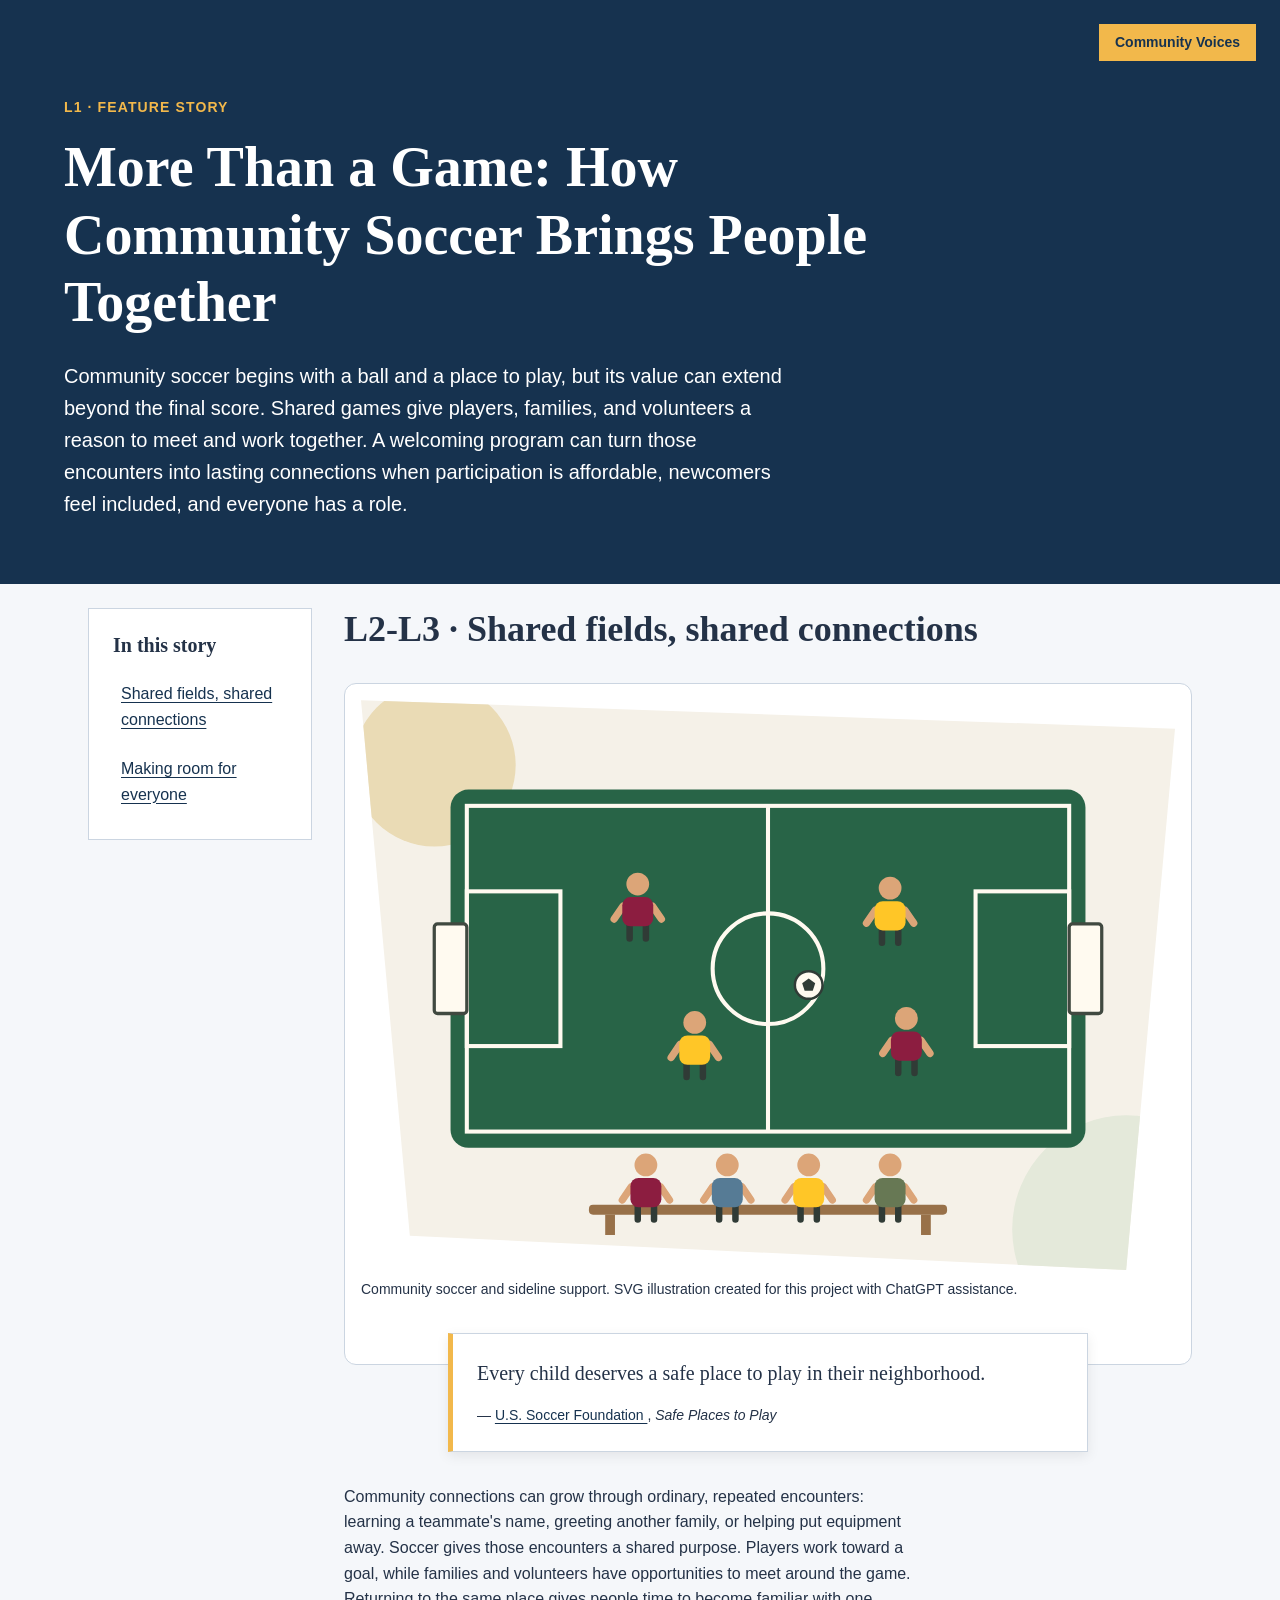
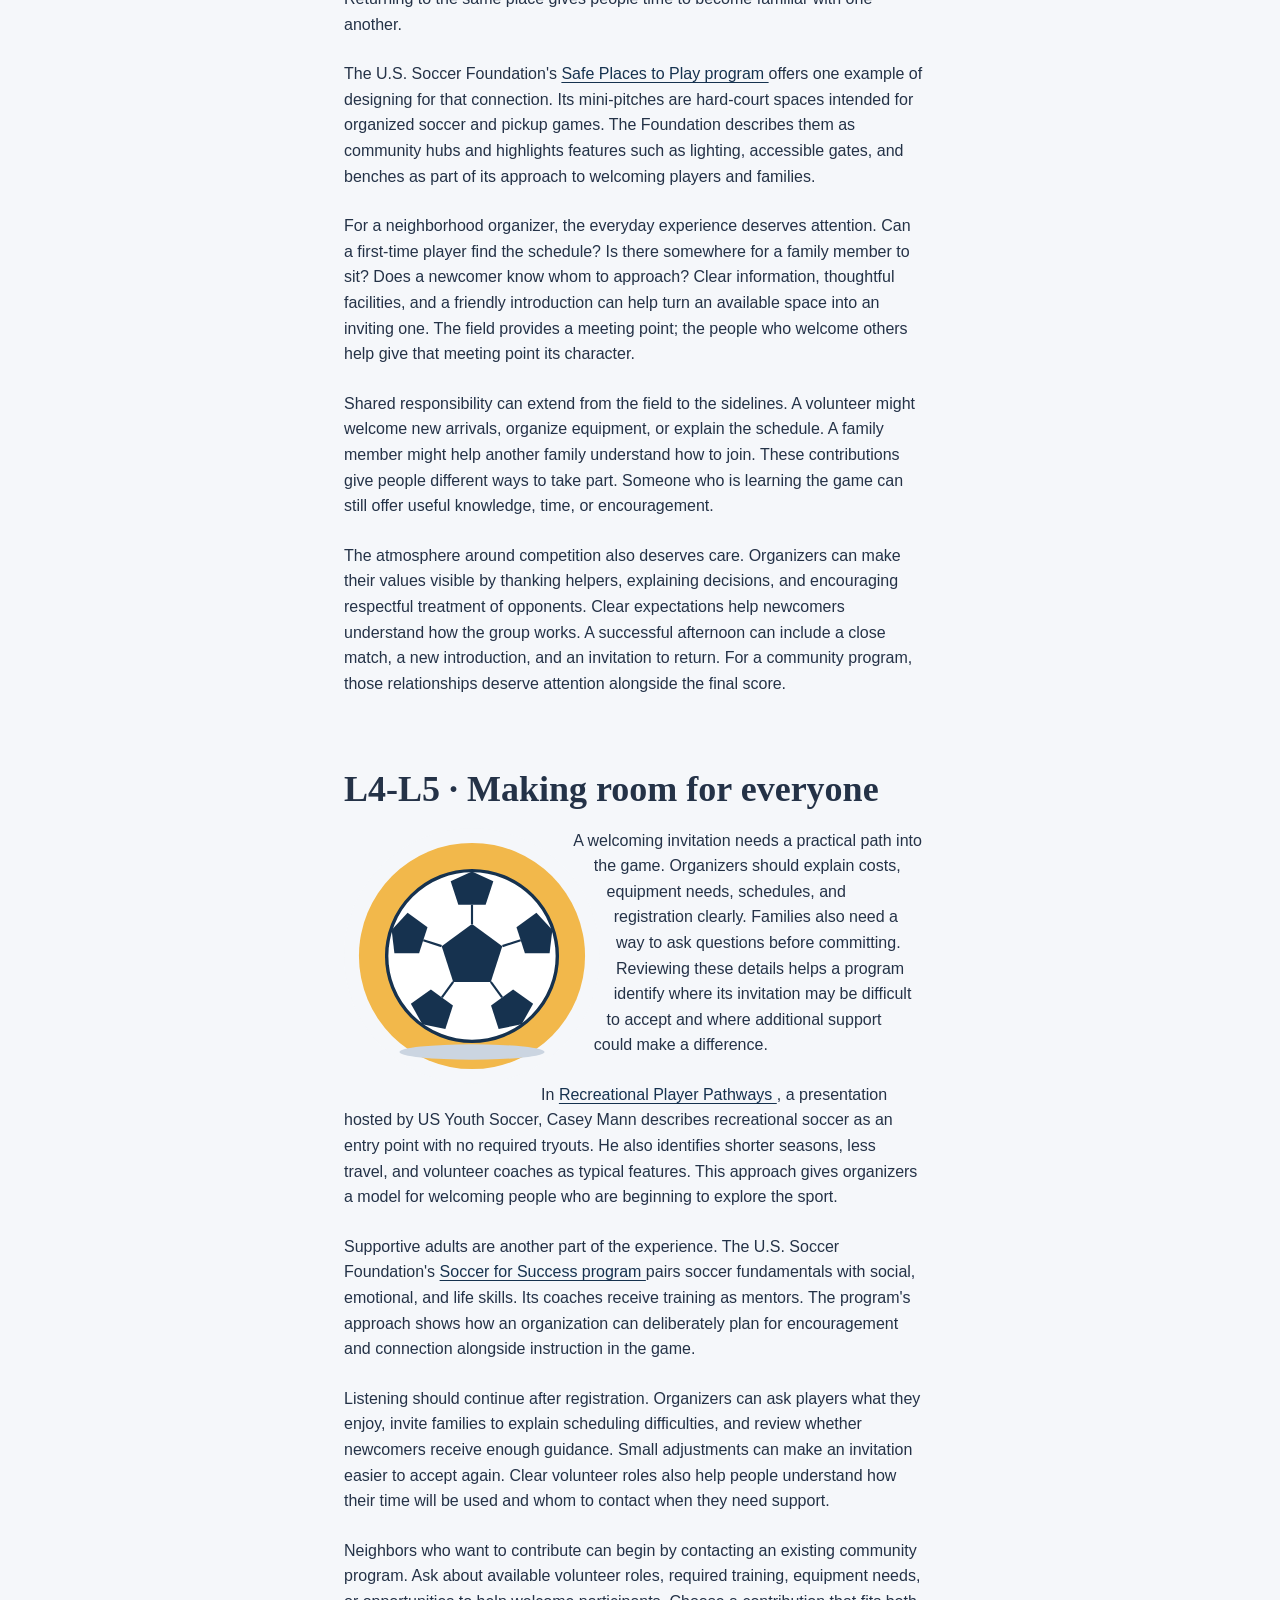
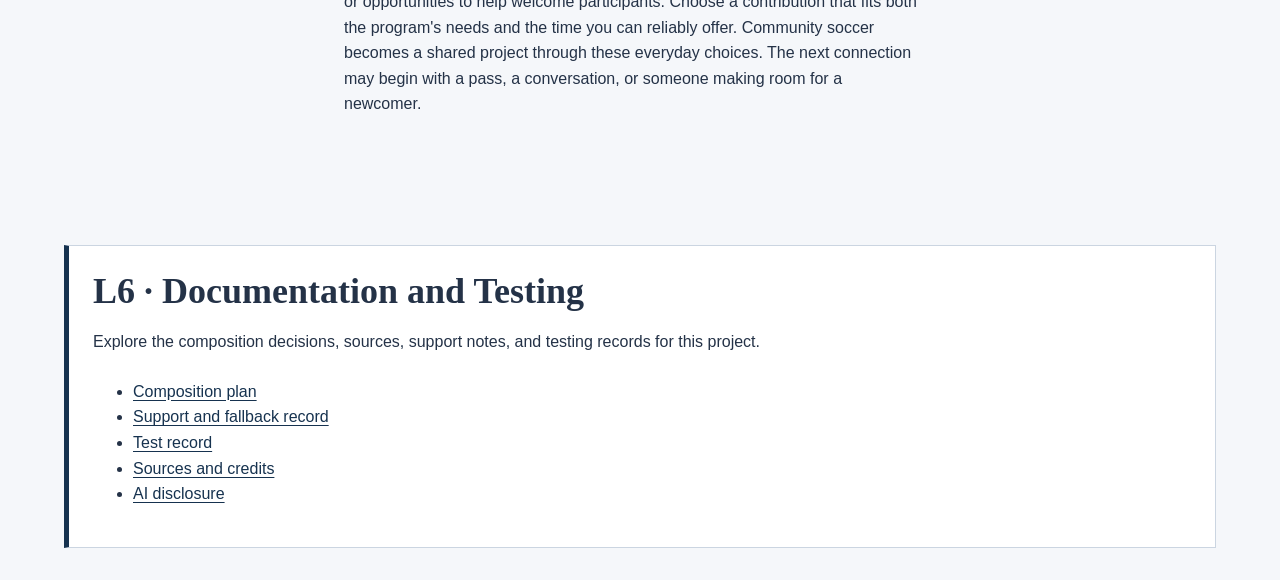
<file: index.html>
<!doctype html>
<html lang="en">
    <head>
        <meta charset="utf-8">
        <meta name="viewport" content="width=device-width,initial-scale=1">
        <title>More Than a Game | Community Voices</title>
        <link rel="stylesheet" href="styles.css">
    </head>
    <body>
        <header class="feature-header">
            <p class="eyebrow">L1 · Feature Story</p>
            <h1>More Than a Game: How Community Soccer Brings People Together</h1>
            <p class="lede">
                Community soccer begins with a ball and a place to play,
                but its value can extend beyond the final score.
                Shared games give players, families, and volunteers
                a reason to meet and work together. A welcoming program
                can turn those encounters into lasting connections
                when participation is affordable, newcomers feel included,
                and everyone has a role.
            </p>
            <span class="issue-badge">Community Voices</span>
        </header>
        <main class="story-layout">
           <aside class="story-guide" aria-labelledby="guide-title">
              <h2 id="guide-title">In this story</h2>
              <nav aria-label="Story sections">
                <a href="#section-one">Shared fields, shared connections</a>
                <a href="#section-two">Making room for everyone</a>
              </nav>
           </aside>
            <article aria-label="Community soccer feature story">
                <section id="section-one">
                    <h2>L2-L3 · Shared fields, shared connections</h2>
                   <div class="feature-composition">
    <figure class="feature-figure">
        <img
            src="feature.svg"
            alt="Illustration of four soccer players on a neighborhood field and four supporters beside a bench."
            width="1000"
            height="700">
        <figcaption>
            Community soccer and sideline support.
            SVG illustration created for this project
            with ChatGPT assistance.
        </figcaption>
    </figure>

    <figure class="pull-quote">
        <blockquote
            cite="https://ussoccerfoundation.org/programs/safe-places-to-play/">
            <p>
                Every child deserves a safe place to play
                in their neighborhood.
            </p>
        </blockquote>
        <figcaption>
            — <a href="https://ussoccerfoundation.org/programs/safe-places-to-play/">
                U.S. Soccer Foundation
            </a>,
            <cite>Safe Places to Play</cite>
        </figcaption>
    </figure>
</div>

                    <p>
                       Community connections can grow through ordinary, repeated
                       encounters: learning a teammate's name, greeting another
                       family, or helping put equipment away. Soccer gives those
                       encounters a shared purpose. Players work toward a goal,
                       while families and volunteers have opportunities to meet
                       around the game. Returning to the same place gives people
                       time to become familiar with one another.
                    </p>

                    <p>
                       The U.S. Soccer Foundation's
                       <a href="https://ussoccerfoundation.org/programs/safe-places-to-play/">
                        Safe Places to Play program
                     </a>
                        offers one example of designing for that connection.
                        Its mini-pitches are hard-court spaces intended for
                        organized soccer and pickup games. The Foundation describes
                        them as community hubs and highlights features such as
                        lighting, accessible gates, and benches as part of its
                        approach to welcoming players and families.
                    </p>

                    <p>
                       For a neighborhood organizer, the everyday experience
                       deserves attention. Can a first-time player find the
                       schedule? Is there somewhere for a family member to sit?
                       Does a newcomer know whom to approach? Clear information,
                       thoughtful facilities, and a friendly introduction can
                       help turn an available space into an inviting one.
                       The field provides a meeting point; the people who welcome
                       others help give that meeting point its character.
                    </p>


                    <p>
                       Shared responsibility can extend from the field to the
                       sidelines. A volunteer might welcome new arrivals,
                       organize equipment, or explain the schedule. A family
                       member might help another family understand how to join.
                       These contributions give people different ways to take
                       part. Someone who is learning the game can still offer
                       useful knowledge, time, or encouragement.
                    </p>

                    <p>
                       The atmosphere around competition also deserves care.
                       Organizers can make their values visible by thanking
                       helpers, explaining decisions, and encouraging respectful
                       treatment of opponents. Clear expectations help newcomers
                       understand how the group works. A successful afternoon
                       can include a close match, a new introduction, and an
                       invitation to return. For a community program, those
                       relationships deserve attention alongside the final score.
                    </p>
                </section>
                <section id="section-two">
                    <h2>L4-L5 · Making room for everyone</h2>
                    <img
                       class="shape-portrait"
                       src="portrait.svg"
                       alt="White soccer ball with navy panels on a gold circular background."
                       width="600"
                       height="600">
                    <p>
                       A welcoming invitation needs a practical path into the game.
                       Organizers should explain costs, equipment needs, schedules,
                       and registration clearly. Families also need a way to ask
                       questions before committing. Reviewing these details helps
                       a program identify where its invitation may be difficult
                       to accept and where additional support could make a difference.
                   </p>

                   <p>
                      In
                      <a href="https://www.usyouthsoccer.org/wp-content/uploads/sites/160/2023/09/Recreational-Player-Pathways.pdf">
                       Recreational Player Pathways
                    </a>,
                       a presentation hosted by US Youth Soccer, Casey Mann
                       describes recreational soccer as an entry point with
                       no required tryouts. He also identifies shorter seasons,
                       less travel, and volunteer coaches as typical features.
                       This approach gives organizers a model for welcoming
                       people who are beginning to explore the sport.
                    </p>

                    <p>
                       Supportive adults are another part of the experience.
                       The U.S. Soccer Foundation's
                     <a href="https://ussoccerfoundation.org/programs/soccer-for-success/">
                       Soccer for Success program
                     </a>
                        pairs soccer fundamentals with social, emotional, and
                        life skills. Its coaches receive training as mentors.
                        The program's approach shows how an organization can
                        deliberately plan for encouragement and connection
                        alongside instruction in the game.
                    </p>
                    <p>
                       Listening should continue after registration. Organizers
                       can ask players what they enjoy, invite families to explain
                       scheduling difficulties, and review whether newcomers
                       receive enough guidance. Small adjustments can make an
                       invitation easier to accept again. Clear volunteer roles
                       also help people understand how their time will be used
                       and whom to contact when they need support.
                    </p>

                    <p>
                       Neighbors who want to contribute can begin by contacting
                       an existing community program. Ask about available
                       volunteer roles, required training, equipment needs,
                       or opportunities to help welcome participants.
                       Choose a contribution that fits both the program's needs
                       and the time you can reliably offer. Community soccer
                       becomes a shared project through these everyday choices.
                       The next connection may begin with a pass, a conversation,
                       or someone making room for a newcomer.
                    </p>
                </section>
            </article>
            </main>
           <section class="documentation">
    <h2>L6 · Documentation and Testing</h2>

    <p>
        Explore the composition decisions, sources,
        support notes, and testing records for this project.
    </p>

    <ul>
        <li>
            <a href="composition-plan.html">Composition plan</a>
        </li>
        <li>
            <a href="support-fallback.html">Support and fallback record</a>
        </li>
        <li>
            <a href="test-record.html">Test record</a>
        </li>
        <li>
            <a href="credits.html">Sources and credits</a>
        </li>
        <li>
            <a href="ai-disclosure.html">AI disclosure</a>
        </li>
    </ul>
</section>
        
    </body>
    </html>
</file>
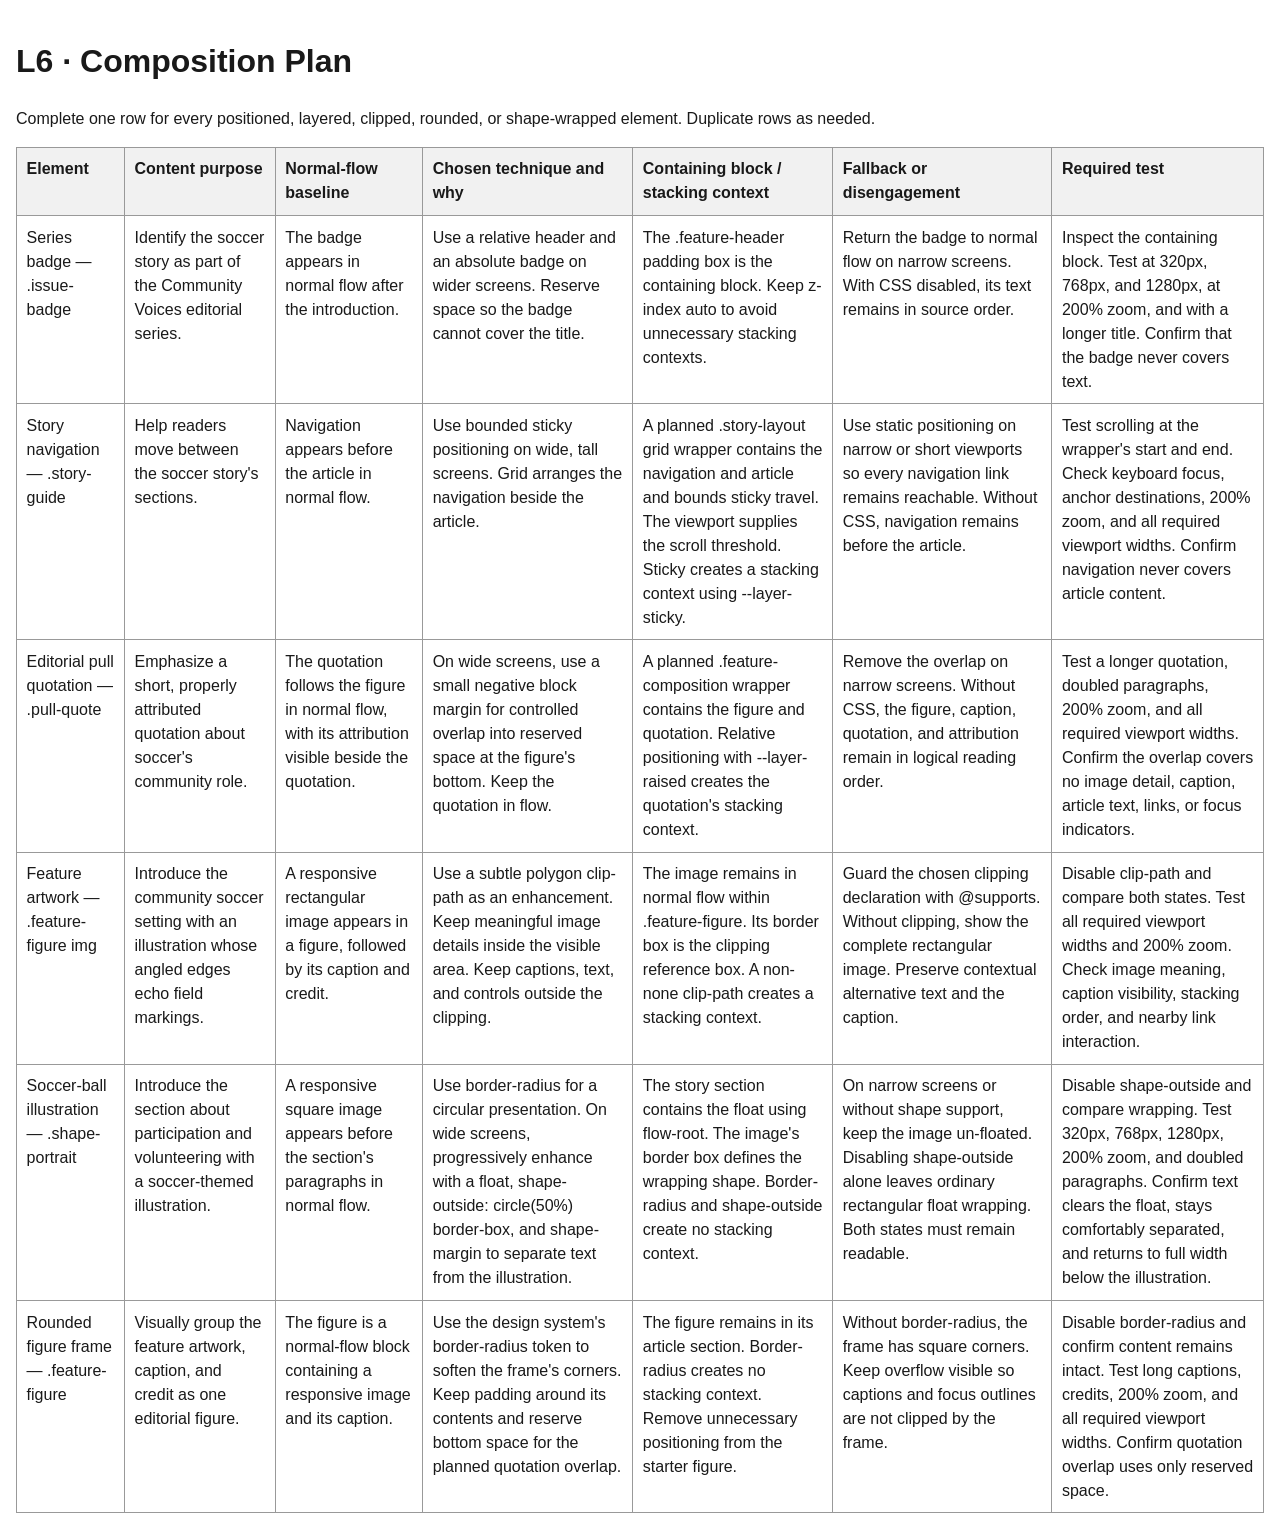
<file: composition-plan.html>
<!doctype html>
<html lang="en">
    <head>
        <meta charset="utf-8">
        <meta name="viewport" content="width=device-width,initial-scale=1">
        <title>Composition Plan</title>
        <style>
            body{
                font-family:Arial,sans-serif;
                line-height:1.5;
                max-width:90rem;
                margin:auto;
                padding:1rem;
                color:#191919;
                }
            table{
                width:100%;
                border-collapse:collapse;
                }
            th,td{
                padding:.6rem;
                border:1px solid #999;
                text-align:left;
                vertical-align:top;
                }
            th{
                background:#f1f1f1;
                }
        </style>
        </head>
        <body>
            <h1>L6 · Composition Plan</h1>
            <p>Complete one row for every positioned, layered, clipped, rounded, or shape-wrapped element. Duplicate rows as needed.</p>
            <table>
                <thead>
                    <tr>
                        <th>Element</th>
                        <th>Content purpose</th>
                        <th>Normal-flow baseline</th>
                        <th>Chosen technique and why</th>
                        <th>Containing block / stacking context</th>
                        <th>Fallback or disengagement</th>
                        <th>Required test</th>
                    </tr>
                </thead>
                <tbody>
                   <tr>
                       <td>Series badge — .issue-badge</td>
                       <td>
                           Identify the soccer story as part of the
                           Community Voices editorial series.
                       </td>
                       <td>
                           The badge appears in normal flow after the introduction.
                       </td>
                       <td>
                           Use a relative header and an absolute badge on wider
                           screens. Reserve space so the badge cannot cover the title.
                        </td>
                        <td>
                           The .feature-header padding box is the containing block.
                           Keep z-index auto to avoid unnecessary stacking contexts.
                        </td>
                        <td>
                           Return the badge to normal flow on narrow screens.
                           With CSS disabled, its text remains in source order.
                        </td>
                        <td>
                           Inspect the containing block. Test at 320px, 768px,
                           and 1280px, at 200% zoom, and with a longer title.
                           Confirm that the badge never covers text.
                        </td>
                        </tr>

                        <tr>
                        <td>Story navigation — .story-guide</td>
                        <td>
                            Help readers move between the soccer story's sections.
                        </td>
                        <td>
                           Navigation appears before the article in normal flow.
                        </td>
                        <td>
                            Use bounded sticky positioning on wide, tall screens.
                            Grid arranges the navigation beside the article.
                        </td>
                        <td>
                            A planned .story-layout grid wrapper contains the
                            navigation and article and bounds sticky travel.
                            The viewport supplies the scroll threshold.
                            Sticky creates a stacking context using --layer-sticky.
                        </td>
                        <td>
                           Use static positioning on narrow or short viewports
                           so every navigation link remains reachable.
                           Without CSS, navigation remains before the article.
                        </td>
                        <td>
                           Test scrolling at the wrapper's start and end.
                           Check keyboard focus, anchor destinations, 200% zoom,
                           and all required viewport widths.
                           Confirm navigation never covers article content.
                        </td>
                        </tr>

                        <tr>
                        <td>Editorial pull quotation — .pull-quote</td>
                        <td>
                           Emphasize a short, properly attributed quotation
                           about soccer's community role.
                        </td>
                        <td>
                           The quotation follows the figure in normal flow,
                           with its attribution visible beside the quotation.
                        </td>
                        <td>
                           On wide screens, use a small negative block margin
                           for controlled overlap into reserved space at the
                           figure's bottom. Keep the quotation in flow.
                        </td>
                        <td>
                           A planned .feature-composition wrapper contains the
                           figure and quotation. Relative positioning with
                           --layer-raised creates the quotation's stacking context.
                        </td>
                        <td>
                           Remove the overlap on narrow screens.
                           Without CSS, the figure, caption, quotation,
                           and attribution remain in logical reading order.
                        </td>
                        <td>
                           Test a longer quotation, doubled paragraphs,
                           200% zoom, and all required viewport widths.
                           Confirm the overlap covers no image detail,
                           caption, article text, links, or focus indicators.
                        </td>
                        </tr>

                        <tr>
                        <td>Feature artwork — .feature-figure img</td>
                        <td>
                            Introduce the community soccer setting with an
                            illustration whose angled edges echo field markings.
                        </td>
                        <td>
                           A responsive rectangular image appears in a figure,
                           followed by its caption and credit.
                        </td>
                        <td>
                           Use a subtle polygon clip-path as an enhancement.
                           Keep meaningful image details inside the visible area.
                           Keep captions, text, and controls outside the clipping.
                        </td>
                        <td>
                           The image remains in normal flow within .feature-figure.
                           Its border box is the clipping reference box.
                           A non-none clip-path creates a stacking context.
                        </td>
                        <td>
                           Guard the chosen clipping declaration with @supports.
                           Without clipping, show the complete rectangular image.
                           Preserve contextual alternative text and the caption.
                        </td>
                        <td>
                           Disable clip-path and compare both states.
                           Test all required viewport widths and 200% zoom.
                           Check image meaning, caption visibility,
                           stacking order, and nearby link interaction.
                        </td>
                        </tr>

                        <tr>
                        <td>Soccer-ball illustration — .shape-portrait</td>
                        <td>
                           Introduce the section about participation and volunteering
                           with a soccer-themed illustration.
                        </td>
                        <td>
                           A responsive square image appears before the section's
                           paragraphs in normal flow.
                        </td>
                        <td>
                            Use border-radius for a circular presentation.
                            On wide screens, progressively enhance with a float,
                            shape-outside: circle(50%) border-box,
                            and shape-margin to separate text from the illustration.
                        </td>
                        <td>
                            The story section contains the float using flow-root.
                            The image's border box defines the wrapping shape.
                            Border-radius and shape-outside create no stacking context.
                        </td>
                        <td>
                           On narrow screens or without shape support, keep the
                           image un-floated. Disabling shape-outside alone leaves
                           ordinary rectangular float wrapping.
                           Both states must remain readable.
                        </td>
                        <td>
                           Disable shape-outside and compare wrapping.
                           Test 320px, 768px, 1280px, 200% zoom, and doubled paragraphs.
                           Confirm text clears the float, stays comfortably separated,
                           and returns to full width below the illustration.
                        </td>
                        </tr>

                        <tr>
                        <td>Rounded figure frame — .feature-figure</td>
                        <td>
                            Visually group the feature artwork, caption, and credit
                            as one editorial figure.
                        </td>
                        <td>
                            The figure is a normal-flow block containing
                            a responsive image and its caption.
                        </td>
                        <td>
                            Use the design system's border-radius token to soften
                            the frame's corners. Keep padding around its contents
                            and reserve bottom space for the planned quotation overlap.
                        </td>
                        <td>
                           The figure remains in its article section.
                           Border-radius creates no stacking context.
                           Remove unnecessary positioning from the starter figure.
                        </td>
                        <td>
                           Without border-radius, the frame has square corners.
                           Keep overflow visible so captions and focus outlines
                           are not clipped by the frame.
                        </td>
                        <td>
                           Disable border-radius and confirm content remains intact.
                           Test long captions, credits, 200% zoom,
                           and all required viewport widths.
                           Confirm quotation overlap uses only reserved space.
                        </td>
                        </tr>
                </tbody>
            </table>
        </body>
        </html>
</file>
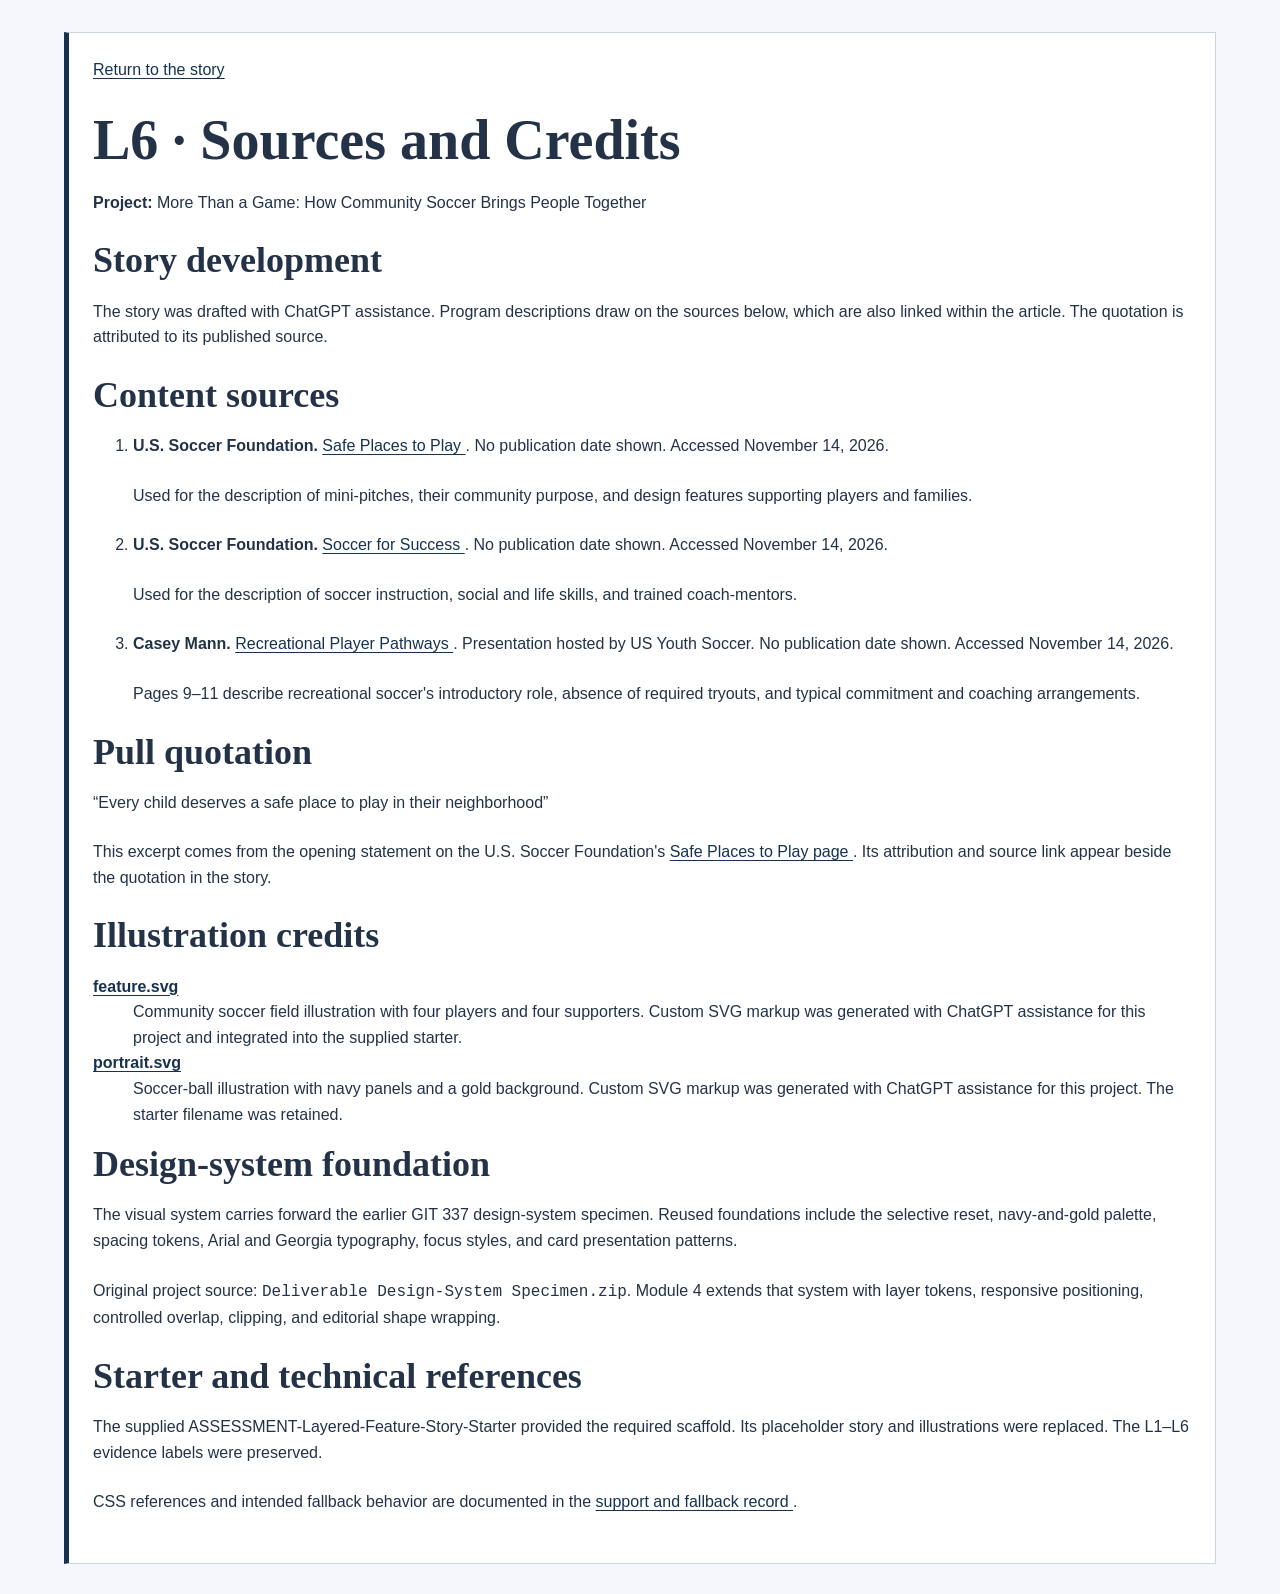
<file: credits.html>
<!doctype html>
<html lang="en">
<head>
    <meta charset="utf-8">
    <meta name="viewport" content="width=device-width,initial-scale=1">
    <title>Sources and Credits | Community Voices</title>
    <link rel="stylesheet" href="styles.css">
</head>
<body>
    <main class="documentation">
        <p><a href="index.html">Return to the story</a></p>

        <h1>L6 · Sources and Credits</h1>

        <p>
            <strong>Project:</strong>
            More Than a Game: How Community Soccer Brings
            People Together
        </p>

        <h2>Story development</h2>

        <p>
            The story was drafted with ChatGPT assistance.
            Program descriptions draw on the sources below,
            which are also linked within the article.
            The quotation is attributed to its published source.
        </p>

        <h2>Content sources</h2>

        <ol>
            <li>
                <p>
                    <strong>U.S. Soccer Foundation.</strong>
                    <a href="https://ussoccerfoundation.org/programs/safe-places-to-play/">
                        Safe Places to Play
                    </a>.
                    No publication date shown.
                    Accessed November 14, 2026.
                </p>
                <p>
                    Used for the description of mini-pitches,
                    their community purpose, and design features
                    supporting players and families.
                </p>
            </li>

            <li>
                <p>
                    <strong>U.S. Soccer Foundation.</strong>
                    <a href="https://ussoccerfoundation.org/programs/soccer-for-success/">
                        Soccer for Success
                    </a>.
                    No publication date shown.
                    Accessed November 14, 2026.
                </p>
                <p>
                    Used for the description of soccer instruction,
                    social and life skills, and trained coach-mentors.
                </p>
            </li>

            <li>
                <p>
                    <strong>Casey Mann.</strong>
                    <a href="https://www.usyouthsoccer.org/wp-content/uploads/sites/160/2023/09/Recreational-Player-Pathways.pdf">
                        Recreational Player Pathways
                    </a>.
                    Presentation hosted by US Youth Soccer.
                    No publication date shown.
                    Accessed November 14, 2026.
                </p>
                <p>
                    Pages 9–11 describe recreational soccer's
                    introductory role, absence of required tryouts,
                    and typical commitment and coaching arrangements.
                </p>
            </li>
        </ol>

        <h2>Pull quotation</h2>

        <p>
            <q>Every child deserves a safe place to play
            in their neighborhood</q>
        </p>

        <p>
            This excerpt comes from the opening statement on
            the U.S. Soccer Foundation's
            <a href="https://ussoccerfoundation.org/programs/safe-places-to-play/">
                Safe Places to Play page
            </a>.
            Its attribution and source link appear beside
            the quotation in the story.
        </p>

        <h2>Illustration credits</h2>

        <dl>
            <dt>
                <strong>
                    <a href="feature.svg">feature.svg</a>
                </strong>
            </dt>
            <dd>
                Community soccer field illustration with four
                players and four supporters. Custom SVG markup
                was generated with ChatGPT assistance for this
                project and integrated into the supplied starter.
            </dd>

            <dt>
                <strong>
                    <a href="portrait.svg">portrait.svg</a>
                </strong>
            </dt>
            <dd>
                Soccer-ball illustration with navy panels and
                a gold background. Custom SVG markup was generated
                with ChatGPT assistance for this project.
                The starter filename was retained.
            </dd>
        </dl>

        <h2>Design-system foundation</h2>

        <p>
            The visual system carries forward the earlier
            GIT 337 design-system specimen. Reused foundations
            include the selective reset, navy-and-gold palette,
            spacing tokens, Arial and Georgia typography,
            focus styles, and card presentation patterns.
        </p>

        <p>
            Original project source:
            <code>Deliverable Design-System Specimen.zip</code>.
            Module 4 extends that system with layer tokens,
            responsive positioning, controlled overlap,
            clipping, and editorial shape wrapping.
        </p>

        <h2>Starter and technical references</h2>

        <p>
            The supplied ASSESSMENT-Layered-Feature-Story-Starter
            provided the required scaffold. Its placeholder
            story and illustrations were replaced.
            The L1–L6 evidence labels were preserved.
        </p>

        <p>
            CSS references and intended fallback behavior are
            documented in the
            <a href="support-fallback.html">
                support and fallback record
            </a>.
        </p>
    </main>
</body>
</html>
</file>
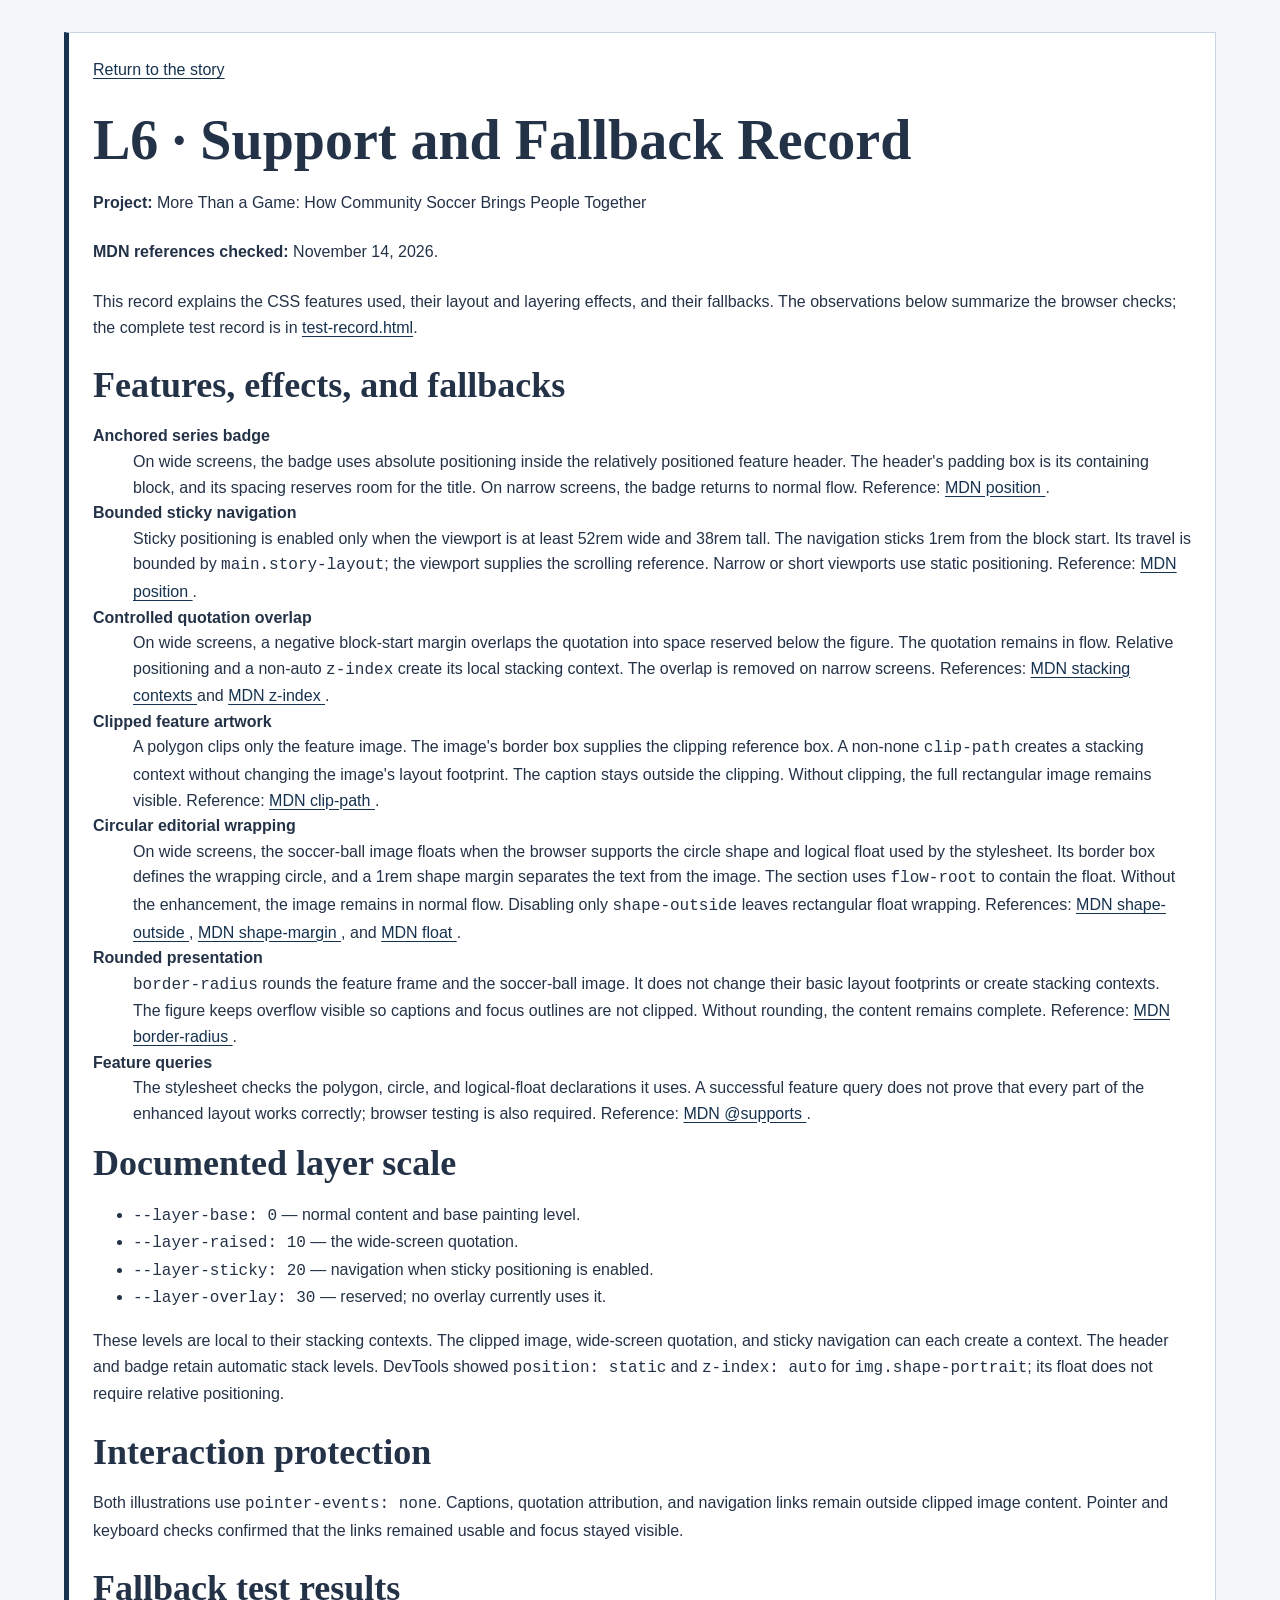
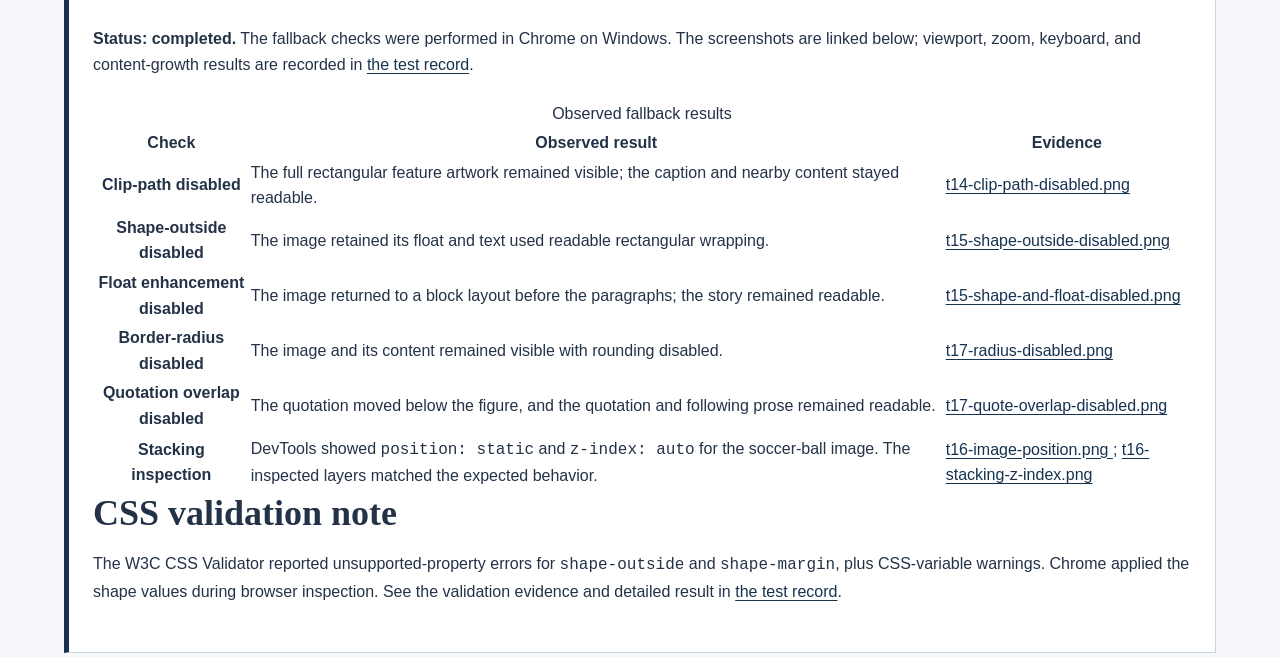
<file: support-fallback.html>
<!doctype html>
<html lang="en">
<head>
    <meta charset="utf-8">
    <meta name="viewport" content="width=device-width,initial-scale=1">
    <title>Support and Fallback Record | Community Voices</title>
    <link rel="stylesheet" href="styles.css">
</head>
<body>
    <main class="documentation">
        <p><a href="index.html">Return to the story</a></p>

        <h1>L6 · Support and Fallback Record</h1>

        <p>
            <strong>Project:</strong>
            More Than a Game: How Community Soccer Brings People Together
        </p>

        <p>
            <strong>MDN references checked:</strong>
            <time datetime="2026-11-14">November 14, 2026</time>.
        </p>

        <p>
            This record explains the CSS features used, their layout and
            layering effects, and their fallbacks. The observations below
            summarize the browser checks; the complete test record is in
            <a href="test-record.html">test-record.html</a>.
        </p>

        <h2>Features, effects, and fallbacks</h2>

        <dl>
            <dt><strong>Anchored series badge</strong></dt>
            <dd>
                On wide screens, the badge uses absolute positioning inside
                the relatively positioned feature header. The header's
                padding box is its containing block, and its spacing reserves
                room for the title. On narrow screens, the badge returns to
                normal flow. Reference:
                <a href="https://developer.mozilla.org/en-US/docs/Web/CSS/Reference/Properties/position">
                    MDN position
                </a>.
            </dd>

            <dt><strong>Bounded sticky navigation</strong></dt>
            <dd>
                Sticky positioning is enabled only when the viewport is at
                least 52rem wide and 38rem tall. The navigation sticks 1rem
                from the block start. Its travel is bounded by
                <code>main.story-layout</code>; the viewport supplies the
                scrolling reference. Narrow or short viewports use static
                positioning. Reference:
                <a href="https://developer.mozilla.org/en-US/docs/Web/CSS/Reference/Properties/position">
                    MDN position
                </a>.
            </dd>

            <dt><strong>Controlled quotation overlap</strong></dt>
            <dd>
                On wide screens, a negative block-start margin overlaps the
                quotation into space reserved below the figure. The quotation
                remains in flow. Relative positioning and a non-auto
                <code>z-index</code> create its local stacking context. The
                overlap is removed on narrow screens. References:
                <a href="https://developer.mozilla.org/en-US/docs/Web/CSS/Guides/Positioned_layout/Stacking_context">
                    MDN stacking contexts
                </a>
                and
                <a href="https://developer.mozilla.org/en-US/docs/Web/CSS/Reference/Properties/z-index">
                    MDN z-index
                </a>.
            </dd>

            <dt><strong>Clipped feature artwork</strong></dt>
            <dd>
                A polygon clips only the feature image. The image's border
                box supplies the clipping reference box. A non-none
                <code>clip-path</code> creates a stacking context without
                changing the image's layout footprint. The caption stays
                outside the clipping. Without clipping, the full rectangular
                image remains visible. Reference:
                <a href="https://developer.mozilla.org/en-US/docs/Web/CSS/Reference/Properties/clip-path">
                    MDN clip-path
                </a>.
            </dd>

            <dt><strong>Circular editorial wrapping</strong></dt>
            <dd>
                On wide screens, the soccer-ball image floats when the
                browser supports the circle shape and logical float used by
                the stylesheet. Its border box defines the wrapping circle,
                and a 1rem shape margin separates the text from the image.
                The section uses <code>flow-root</code> to contain the float.
                Without the enhancement, the image remains in normal flow.
                Disabling only <code>shape-outside</code> leaves rectangular
                float wrapping. References:
                <a href="https://developer.mozilla.org/en-US/docs/Web/CSS/Reference/Properties/shape-outside">
                    MDN shape-outside
                </a>,
                <a href="https://developer.mozilla.org/en-US/docs/Web/CSS/Reference/Properties/shape-margin">
                    MDN shape-margin
                </a>,
                and
                <a href="https://developer.mozilla.org/en-US/docs/Web/CSS/Reference/Properties/float">
                    MDN float
                </a>.
            </dd>

            <dt><strong>Rounded presentation</strong></dt>
            <dd>
                <code>border-radius</code> rounds the feature frame and the
                soccer-ball image. It does not change their basic layout
                footprints or create stacking contexts. The figure keeps
                overflow visible so captions and focus outlines are not
                clipped. Without rounding, the content remains complete.
                Reference:
                <a href="https://developer.mozilla.org/en-US/docs/Web/CSS/Reference/Properties/border-radius">
                    MDN border-radius
                </a>.
            </dd>

            <dt><strong>Feature queries</strong></dt>
            <dd>
                The stylesheet checks the polygon, circle, and logical-float
                declarations it uses. A successful feature query does not
                prove that every part of the enhanced layout works correctly;
                browser testing is also required. Reference:
                <a href="https://developer.mozilla.org/en-US/docs/Web/CSS/Reference/At-rules/@supports">
                    MDN @supports
                </a>.
            </dd>
        </dl>

        <h2>Documented layer scale</h2>

        <ul>
            <li>
                <code>--layer-base: 0</code> — normal content and base
                painting level.
            </li>
            <li>
                <code>--layer-raised: 10</code> — the wide-screen quotation.
            </li>
            <li>
                <code>--layer-sticky: 20</code> — navigation when sticky
                positioning is enabled.
            </li>
            <li>
                <code>--layer-overlay: 30</code> — reserved; no overlay
                currently uses it.
            </li>
        </ul>

        <p>
            These levels are local to their stacking contexts. The clipped
            image, wide-screen quotation, and sticky navigation can each
            create a context. The header and badge retain automatic stack
            levels. DevTools showed <code>position: static</code> and
            <code>z-index: auto</code> for <code>img.shape-portrait</code>;
            its float does not require relative positioning.
        </p>

        <h2>Interaction protection</h2>

        <p>
            Both illustrations use <code>pointer-events: none</code>.
            Captions, quotation attribution, and navigation links remain
            outside clipped image content. Pointer and keyboard checks
            confirmed that the links remained usable and focus stayed visible.
        </p>

        <h2>Fallback test results</h2>

        <p>
            <strong>Status: completed.</strong>
            The fallback checks were performed in Chrome on Windows. The
            screenshots are linked below; viewport, zoom, keyboard, and
            content-growth results are recorded in
            <a href="test-record.html">the test record</a>.
        </p>

        <table>
            <caption>Observed fallback results</caption>
            <thead>
                <tr>
                    <th scope="col">Check</th>
                    <th scope="col">Observed result</th>
                    <th scope="col">Evidence</th>
                </tr>
            </thead>
            <tbody>
                <tr>
                    <th scope="row">Clip-path disabled</th>
                    <td>
                        The full rectangular feature artwork remained visible;
                        the caption and nearby content stayed readable.
                    </td>
                    <td>
                        <a href="evidence/t14-clip-path-disabled.png">
                            t14-clip-path-disabled.png
                        </a>
                    </td>
                </tr>
                <tr>
                    <th scope="row">Shape-outside disabled</th>
                    <td>
                        The image retained its float and text used readable
                        rectangular wrapping.
                    </td>
                    <td>
                        <a href="evidence/t15-shape-outside-disabled.png">
                            t15-shape-outside-disabled.png
                        </a>
                    </td>
                </tr>
                <tr>
                    <th scope="row">Float enhancement disabled</th>
                    <td>
                        The image returned to a block layout before the
                        paragraphs; the story remained readable.
                    </td>
                    <td>
                        <a href="evidence/t15-shape-and-float-disabled.png">
                            t15-shape-and-float-disabled.png
                        </a>
                    </td>
                </tr>
                <tr>
                    <th scope="row">Border-radius disabled</th>
                    <td>
                        The image and its content remained visible with
                        rounding disabled.
                    </td>
                    <td>
                        <a href="evidence/t17-radius-disabled.png">
                            t17-radius-disabled.png
                        </a>
                    </td>
                </tr>
                <tr>
                    <th scope="row">Quotation overlap disabled</th>
                    <td>
                        The quotation moved below the figure, and the
                        quotation and following prose remained readable.
                    </td>
                    <td>
                        <a href="evidence/t17-quote-overlap-disabled.png">
                            t17-quote-overlap-disabled.png
                        </a>
                    </td>
                </tr>
                <tr>
                    <th scope="row">Stacking inspection</th>
                    <td>
                        DevTools showed <code>position: static</code> and
                        <code>z-index: auto</code> for the soccer-ball image.
                        The inspected layers matched the expected behavior.
                    </td>
                    <td>
                        <a href="evidence/t16-image-position.png">
                            t16-image-position.png
                        </a>;
                        <a href="evidence/t16-stacking-z-index.png">
                            t16-stacking-z-index.png
                        </a>
                    </td>
                </tr>
            </tbody>
        </table>

        <h2>CSS validation note</h2>

        <p>
            The W3C CSS Validator reported unsupported-property errors for
            <code>shape-outside</code> and <code>shape-margin</code>, plus
            CSS-variable warnings. Chrome applied the shape values during
            browser inspection. See the validation evidence and detailed
            result in <a href="test-record.html">the test record</a>.
        </p>
    </main>
</body>
</html>
</file>
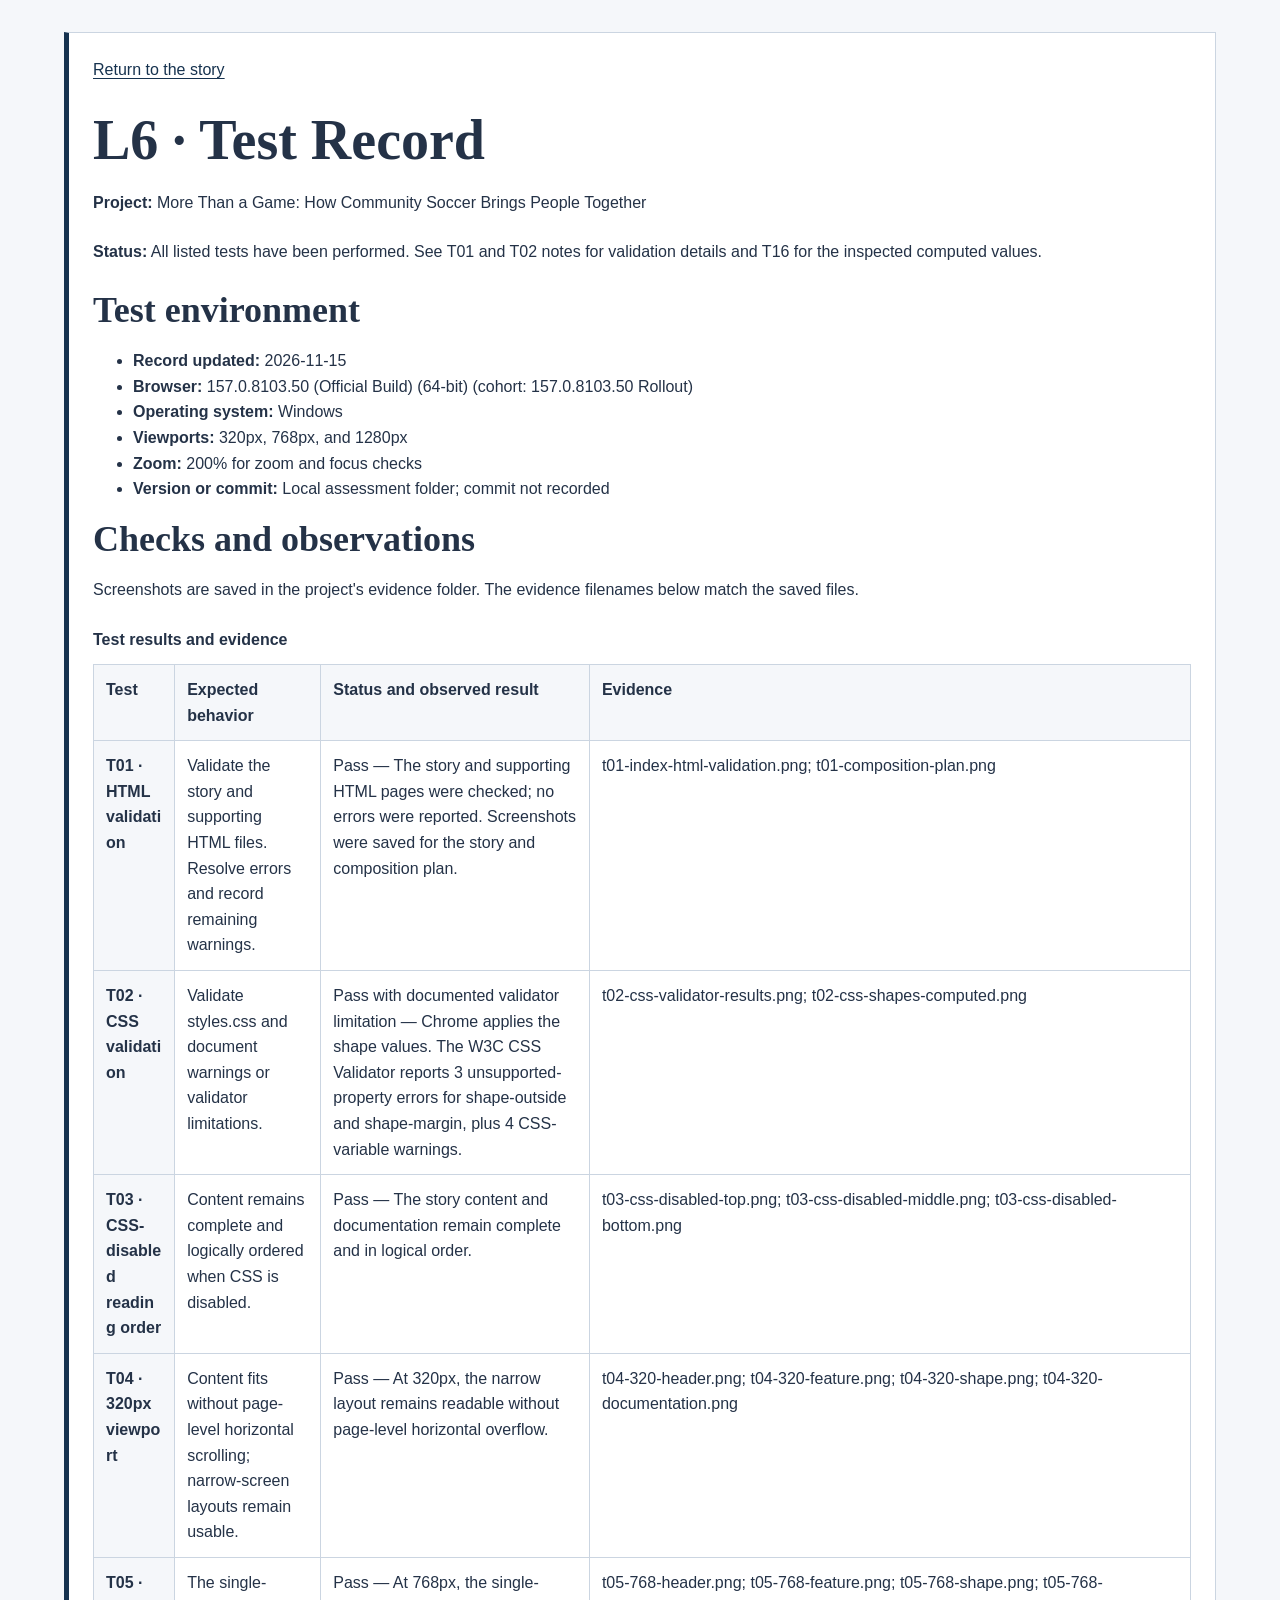
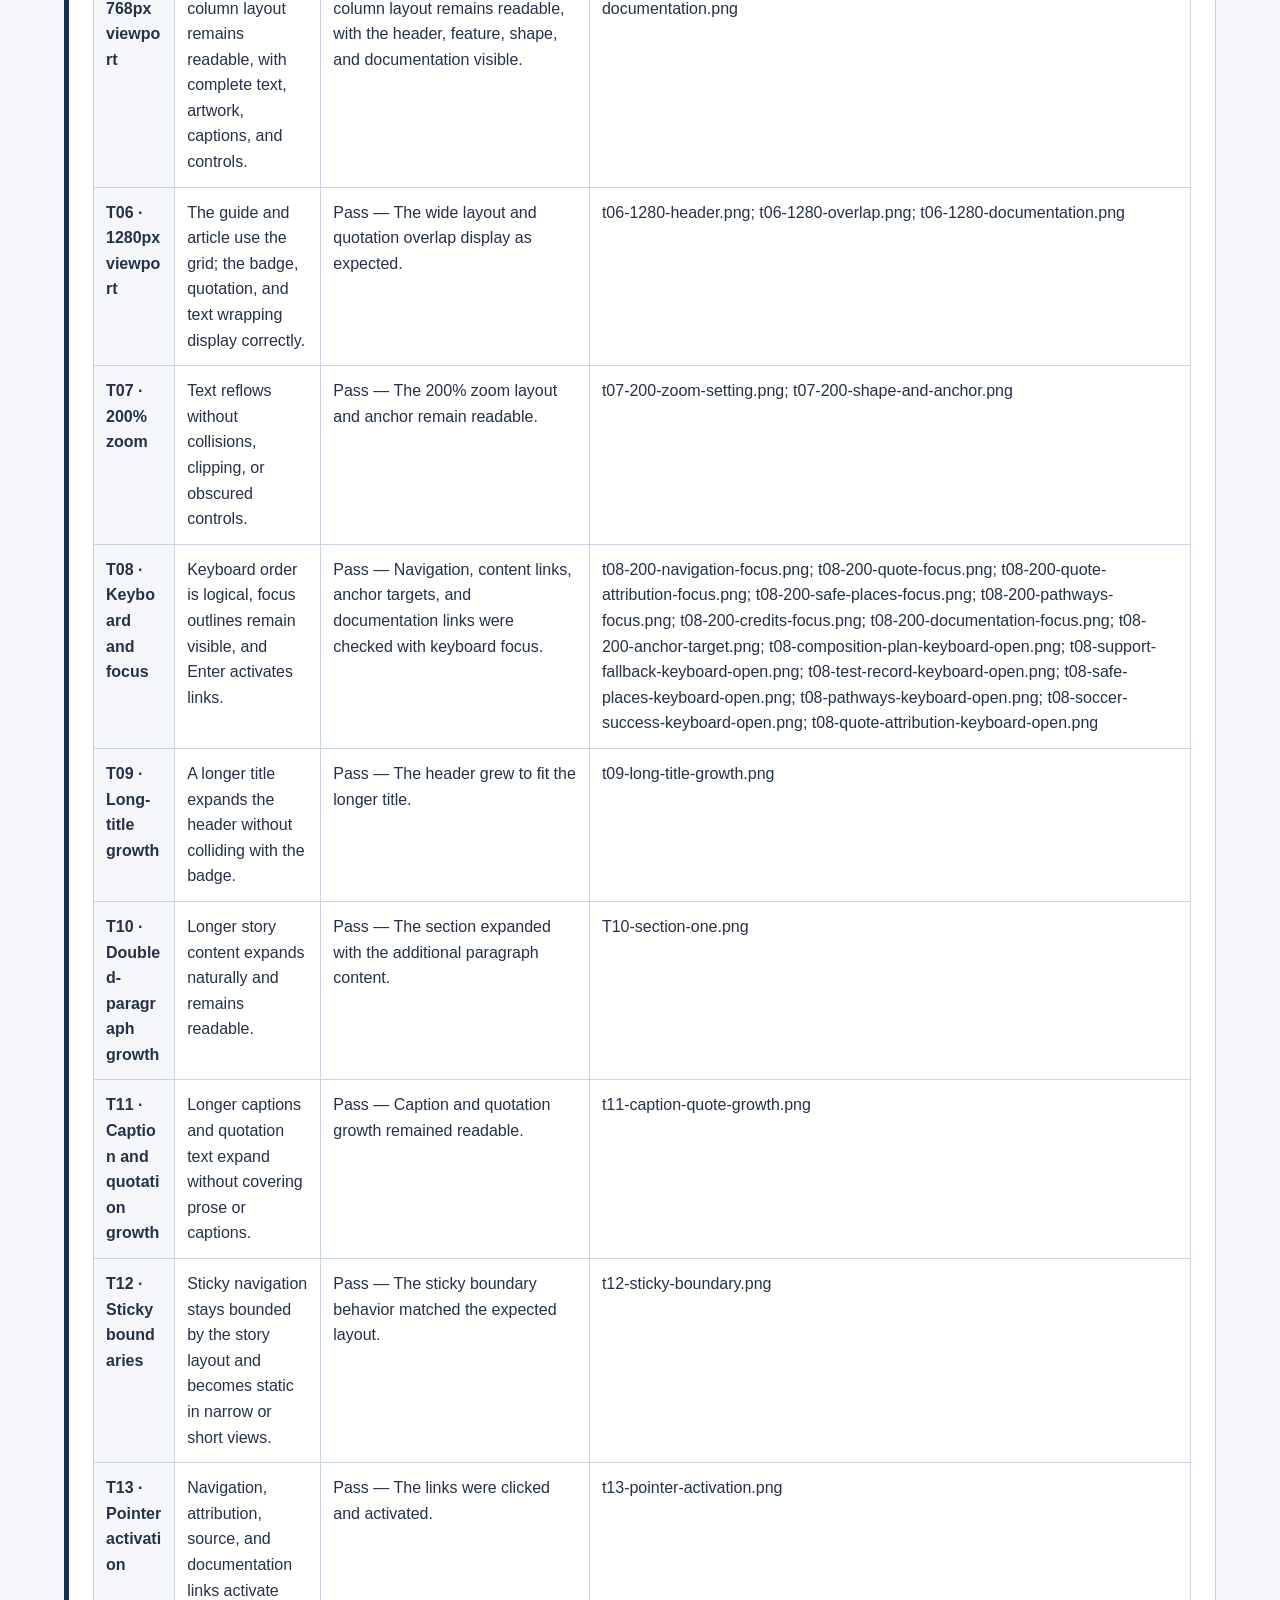
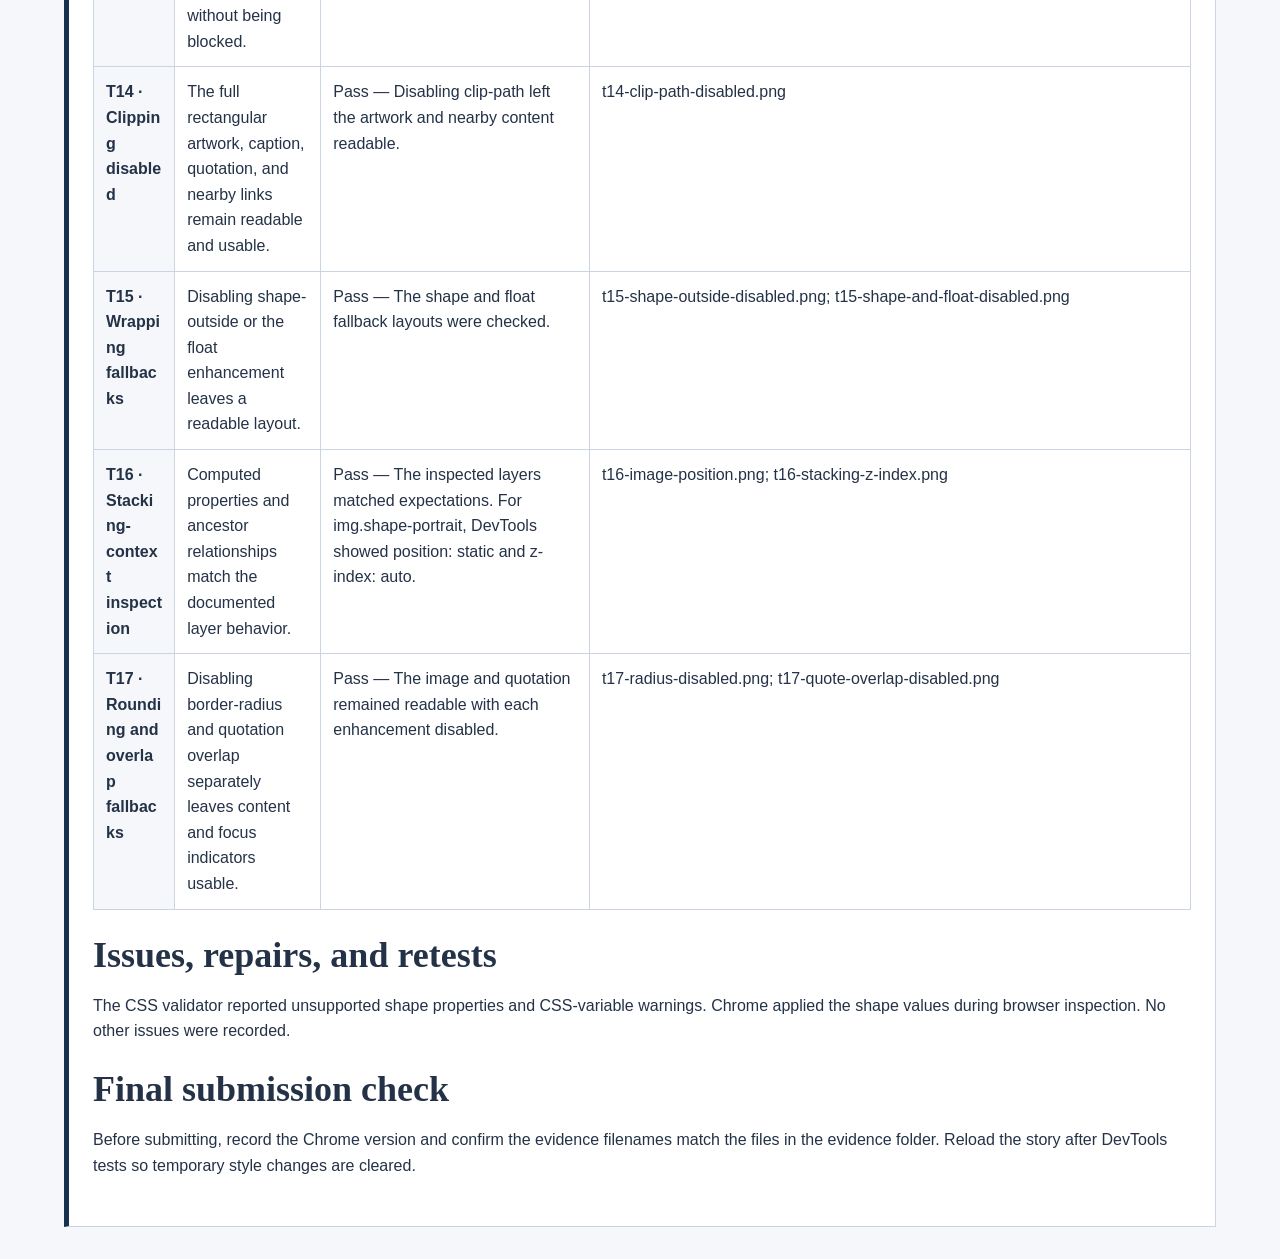
<file: test-record.html>
<!doctype html>
<html lang="en">
<head>
    <meta charset="utf-8">
    <meta name="viewport" content="width=device-width,initial-scale=1">
    <title>Test Record | Community Voices</title>
    <link rel="stylesheet" href="styles.css">
    <style>
        .table-scroll {
            overflow-x: auto;
            margin-block: 1.5rem;
        }

        .test-table {
            width: 100%;
            min-width: 54rem;
            border-collapse: collapse;
        }

        .test-table th,
        .test-table td {
            padding: 0.75rem;
            border: 1px solid var(--color-border);
            text-align: left;
            vertical-align: top;
        }

        .test-table th {
            background: var(--color-background);
        }

        .test-table caption {
            margin-bottom: 0.75rem;
            font-weight: 700;
            text-align: left;
        }
    </style>
</head>
<body>
    <main class="documentation">
        <p><a href="index.html">Return to the story</a></p>

        <h1>L6 · Test Record</h1>

        <p>
            <strong>Project:</strong>
            More Than a Game: How Community Soccer Brings People Together
        </p>

        <p>
            <strong>Status:</strong>
            All listed tests have been performed. See T01 and T02 notes for
            validation details and T16 for the inspected computed values.
        </p>

        <h2>Test environment</h2>

        <ul>
            <li><strong>Record updated:</strong> 2026-11-15</li>
            <li><strong>Browser:</strong> 157.0.8103.50 (Official Build) (64-bit) (cohort: 157.0.8103.50 Rollout) </li>
            <li><strong>Operating system:</strong> Windows</li>
            <li><strong>Viewports:</strong> 320px, 768px, and 1280px</li>
            <li><strong>Zoom:</strong> 200% for zoom and focus checks</li>
            <li><strong>Version or commit:</strong> Local assessment folder; commit not recorded</li>
        </ul>

        <h2>Checks and observations</h2>

        <p>
            Screenshots are saved in the project's evidence folder. The
            evidence filenames below match the saved files.
        </p>

        <div class="table-scroll"
             role="region"
             aria-labelledby="test-table-caption"
             tabindex="0">
            <table class="test-table">
                <caption id="test-table-caption">
                    Test results and evidence
                </caption>
                <thead>
                    <tr>
                        <th scope="col">Test</th>
                        <th scope="col">Expected behavior</th>
                        <th scope="col">Status and observed result</th>
                        <th scope="col">Evidence</th>
                    </tr>
                </thead>
                <tbody>
                    <tr id="t01">
                        <th scope="row">T01 · HTML validation</th>
                        <td>
                            Validate the story and supporting HTML files.
                            Resolve errors and record remaining warnings.
                        </td>
                        <td>
                            Pass — The story and supporting HTML pages were
                            checked; no errors were reported. Screenshots
                            were saved for the story and composition plan.
                        </td>
                        <td>
                            t01-index-html-validation.png;
                            t01-composition-plan.png
                        </td>
                    </tr>

                    <tr id="t02">
                        <th scope="row">T02 · CSS validation</th>
                        <td>
                            Validate styles.css and document warnings or
                            validator limitations.
                        </td>
                        <td>
                            Pass with documented validator limitation —
                            Chrome applies the shape values. The W3C CSS
                            Validator reports 3 unsupported-property errors
                            for shape-outside and shape-margin, plus 4
                            CSS-variable warnings.
                        </td>
                        <td>
                            t02-css-validator-results.png;
                            t02-css-shapes-computed.png
                        </td>
                    </tr>

                    <tr id="t03">
                        <th scope="row">T03 · CSS-disabled reading order</th>
                        <td>
                            Content remains complete and logically ordered
                            when CSS is disabled.
                        </td>
                        <td>
                            Pass — The story content and documentation remain
                            complete and in logical order.
                        </td>
                        <td>
                            t03-css-disabled-top.png;
                            t03-css-disabled-middle.png;
                            t03-css-disabled-bottom.png
                        </td>
                    </tr>

                    <tr id="t04">
                        <th scope="row">T04 · 320px viewport</th>
                        <td>
                            Content fits without page-level horizontal
                            scrolling; narrow-screen layouts remain usable.
                        </td>
                        <td>
                            Pass — At 320px, the narrow layout remains
                            readable without page-level horizontal overflow.
                        </td>
                        <td>
                            t04-320-header.png;
                            t04-320-feature.png;
                            t04-320-shape.png;
                            t04-320-documentation.png
                        </td>
                    </tr>

                    <tr id="t05">
                        <th scope="row">T05 · 768px viewport</th>
                        <td>
                            The single-column layout remains readable, with
                            complete text, artwork, captions, and controls.
                        </td>
                        <td>
                            Pass — At 768px, the single-column layout remains
                            readable, with the header, feature, shape, and
                            documentation visible.
                        </td>
                        <td>
                            t05-768-header.png;
                            t05-768-feature.png;
                            t05-768-shape.png;
                            t05-768-documentation.png
                        </td>
                    </tr>

                    <tr id="t06">
                        <th scope="row">T06 · 1280px viewport</th>
                        <td>
                            The guide and article use the grid; the badge,
                            quotation, and text wrapping display correctly.
                        </td>
                        <td>
                            Pass — The wide layout and quotation overlap
                            display as expected.
                        </td>
                        <td>
                            t06-1280-header.png;
                            t06-1280-overlap.png;
                            t06-1280-documentation.png
                        </td>
                    </tr>

                    <tr id="t07">
                        <th scope="row">T07 · 200% zoom</th>
                        <td>
                            Text reflows without collisions, clipping, or
                            obscured controls.
                        </td>
                        <td>
                            Pass — The 200% zoom layout and anchor remain
                            readable.
                        </td>
                        <td>
                            t07-200-zoom-setting.png;
                            t07-200-shape-and-anchor.png
                        </td>
                    </tr>

                    <tr id="t08">
                        <th scope="row">T08 · Keyboard and focus</th>
                        <td>
                            Keyboard order is logical, focus outlines remain
                            visible, and Enter activates links.
                        </td>
                        <td>
                            Pass — Navigation, content links, anchor targets,
                            and documentation links were checked with
                            keyboard focus.
                        </td>
                        <td>
                            t08-200-navigation-focus.png;
                            t08-200-quote-focus.png;
                            t08-200-quote-attribution-focus.png;
                            t08-200-safe-places-focus.png;
                            t08-200-pathways-focus.png;
                            t08-200-credits-focus.png;
                            t08-200-documentation-focus.png;
                            t08-200-anchor-target.png;
                            t08-composition-plan-keyboard-open.png;
                            t08-support-fallback-keyboard-open.png;
                            t08-test-record-keyboard-open.png;
                            t08-safe-places-keyboard-open.png;
                            t08-pathways-keyboard-open.png;
                            t08-soccer-success-keyboard-open.png;
                            t08-quote-attribution-keyboard-open.png
                        </td>
                    </tr>

                    <tr id="t09">
                        <th scope="row">T09 · Long-title growth</th>
                        <td>
                            A longer title expands the header without
                            colliding with the badge.
                        </td>
                        <td>
                            Pass — The header grew to fit the longer title.
                        </td>
                        <td>t09-long-title-growth.png</td>
                    </tr>

                    <tr id="t10">
                        <th scope="row">T10 · Doubled-paragraph growth</th>
                        <td>
                            Longer story content expands naturally and
                            remains readable.
                        </td>
                        <td>
                            Pass — The section expanded with the additional
                            paragraph content.
                        </td>
                        <td>T10-section-one.png</td>
                    </tr>

                    <tr id="t11">
                        <th scope="row">T11 · Caption and quotation growth</th>
                        <td>
                            Longer captions and quotation text expand without
                            covering prose or captions.
                        </td>
                        <td>
                            Pass — Caption and quotation growth remained
                            readable.
                        </td>
                        <td>t11-caption-quote-growth.png</td>
                    </tr>

                    <tr id="t12">
                        <th scope="row">T12 · Sticky boundaries</th>
                        <td>
                            Sticky navigation stays bounded by the story
                            layout and becomes static in narrow or short views.
                        </td>
                        <td>
                            Pass — The sticky boundary behavior matched the
                            expected layout.
                        </td>
                        <td>t12-sticky-boundary.png</td>
                    </tr>

                    <tr id="t13">
                        <th scope="row">T13 · Pointer activation</th>
                        <td>
                            Navigation, attribution, source, and documentation
                            links activate without being blocked.
                        </td>
                        <td>
                            Pass — The links were clicked and activated.
                        </td>
                        <td>t13-pointer-activation.png</td>
                    </tr>

                    <tr id="t14">
                        <th scope="row">T14 · Clipping disabled</th>
                        <td>
                            The full rectangular artwork, caption, quotation,
                            and nearby links remain readable and usable.
                        </td>
                        <td>
                            Pass — Disabling clip-path left the artwork and
                            nearby content readable.
                        </td>
                        <td>t14-clip-path-disabled.png</td>
                    </tr>

                    <tr id="t15">
                        <th scope="row">T15 · Wrapping fallbacks</th>
                        <td>
                            Disabling shape-outside or the float enhancement
                            leaves a readable layout.
                        </td>
                        <td>
                            Pass — The shape and float fallback layouts were
                            checked.
                        </td>
                        <td>
                            t15-shape-outside-disabled.png;
                            t15-shape-and-float-disabled.png
                        </td>
                    </tr>

                    <tr id="t16">
                        <th scope="row">T16 · Stacking-context inspection</th>
                        <td>
                            Computed properties and ancestor relationships
                            match the documented layer behavior.
                        </td>
                        <td>
                            Pass — The inspected layers matched expectations.
                            For img.shape-portrait, DevTools showed
                            position: static and z-index: auto.
                        </td>
                        <td>
                            t16-image-position.png;
                            t16-stacking-z-index.png
                        </td>
                    </tr>

                    <tr id="t17">
                        <th scope="row">T17 · Rounding and overlap fallbacks</th>
                        <td>
                            Disabling border-radius and quotation overlap
                            separately leaves content and focus indicators
                            usable.
                        </td>
                        <td>
                            Pass — The image and quotation remained readable
                            with each enhancement disabled.
                        </td>
                        <td>
                            t17-radius-disabled.png;
                            t17-quote-overlap-disabled.png
                        </td>
                    </tr>
                </tbody>
            </table>
        </div>

        <h2>Issues, repairs, and retests</h2>

        <p>
            The CSS validator reported unsupported shape properties and
            CSS-variable warnings. Chrome applied the shape values during
            browser inspection. No other issues were recorded.
        </p>

        <h2>Final submission check</h2>

        <p>
            Before submitting, record the Chrome version and confirm the
            evidence filenames match the files in the evidence folder.
            Reload the story after DevTools tests so temporary style changes
            are cleared.
        </p>
    </main>
</body>
</html>
</file>
<file: styles.css>
/* Module 1 reset */
*,
*::before,
*::after {
    box-sizing: border-box;
}

body {
    margin: 0;
}

img,
svg {
    display: block;
    max-inline-size: 100%;
    block-size: auto;
}

button,
input,
select,
textarea {
    font: inherit;
}

figure,
blockquote {
    margin: 0;
}

/* Module 1 design system, extended for this story */
:root {
    --color-primary: #16324f;
    --color-accent: #f2b84b;
    --color-background: #f5f7fa;
    --color-surface: #ffffff;
    --color-text: #243247;
    --color-border: #cbd5e1;
    --color-focus: #b45309;

    --space-1: 0.5rem;
    --space-2: 1rem;
    --space-3: 1.5rem;
    --space-4: 2rem;
    --space-5: 3rem;

    --size-content: 72rem;
    --measure-text: 65ch;
    --radius-small: 0.375rem;
    --radius-card: 0.75rem;
    --shadow-card: 0 4px 12px rgb(0 0 0 / 0.08);

    --font-body: Arial, "Segoe UI", sans-serif;
    --font-display: Georgia, "Times New Roman", serif;
    --font-size-small: 0.875rem;
    --font-size-base: 1rem;
    --font-size-medium: 1.25rem;
    --font-size-large: clamp(1.5rem, 1.2rem + 1.5vw, 2.25rem);
    --font-size-title: clamp(2rem, 1.5rem + 2.5vw, 3.5rem);
    --line-height-body: 1.6;
    --line-height-heading: 1.2;

    /* Local layer scale; overlay is reserved for future use. */
    --layer-base: 0;
    --layer-raised: 10;
    --layer-sticky: 20;
    --layer-overlay: 30;

    --quote-overlap: 2rem;
}

/* Typography and focus */
body {
    background: var(--color-background);
    color: var(--color-text);
    font-family: var(--font-body);
    font-size: var(--font-size-base);
    line-height: var(--line-height-body);
    overflow-wrap: anywhere;
}

h1,
h2,
h3 {
    margin-block: 0 var(--space-2);
    font-family: var(--font-display);
    line-height: var(--line-height-heading);
}

h1 {
    font-size: var(--font-size-title);
}

h2 {
    font-size: var(--font-size-large);
}

h3 {
    font-size: var(--font-size-medium);
}

p {
    margin-block: 0 var(--space-3);
}

a {
    color: var(--color-primary);
    text-underline-offset: 0.2em;
}

a:hover {
    text-decoration-thickness: 0.15em;
}

:focus-visible {
    outline: 3px solid var(--color-focus);
    outline-offset: 4px;
    scroll-margin-block: var(--space-3);
}

figcaption {
    margin-block-start: var(--space-1);
    font-size: var(--font-size-small);
    line-height: var(--line-height-body);
}

/* Header and normal-flow badge */
.feature-header {
    position: relative;
    padding: clamp(1.5rem, 5vw, 4rem);
    background: var(--color-primary);
    color: var(--color-surface);
}

.feature-header h1 {
    max-inline-size: 30ch;
    margin-block-end: var(--space-3);
}

.eyebrow {
    margin-block-end: var(--space-2);
    color: var(--color-accent);
    font-size: var(--font-size-small);
    font-weight: 700;
    letter-spacing: 0.08em;
    text-transform: uppercase;
}

.lede {
    max-inline-size: var(--measure-text);
    margin-block-end: 0;
    font-size: var(--font-size-medium);
}

.issue-badge {
    display: inline-block;
    max-inline-size: 100%;
    margin-block-start: var(--space-3);
    padding: var(--space-1) var(--space-2);
    background: var(--color-accent);
    color: var(--color-primary);
    font-size: var(--font-size-small);
    font-weight: 700;
    line-height: 1.5;
}

/* Primary layout: normal flow and Grid */
.story-layout {
    display: grid;
    grid-template-columns: minmax(0, 1fr);
    gap: var(--space-4);
    inline-size: min(100%, var(--size-content));
    margin-inline: auto;
    padding: var(--space-3);
}

.story-layout > article {
    min-inline-size: 0;
}

article > section {
    display: flow-root;
    margin-block-end: var(--space-5);
    scroll-margin-block-start: var(--space-4);
}

article > section > p {
    max-inline-size: var(--measure-text);
}

.story-guide {
    position: static;
    align-self: start;
    min-inline-size: 0;
    padding: var(--space-3);
    background: var(--color-surface);
    border: 1px solid var(--color-border);
}

.story-guide h2 {
    font-size: var(--font-size-medium);
}

.story-guide nav {
    display: grid;
    gap: var(--space-1);
}

.story-guide a {
    display: block;
    padding: var(--space-1);
}

/* Figure and quotation: complete normal-flow baseline */
.feature-composition {
    display: flow-root;
    margin-block: var(--space-4);
}

.feature-figure {
    padding: var(--space-2);
    background: var(--color-surface);
    border: 1px solid var(--color-border);
    border-radius: var(--radius-card);
    overflow: visible;
}

.feature-figure img {
    inline-size: 100%;
    pointer-events: none;
}

.pull-quote {
    max-inline-size: 40rem;
    margin: var(--space-3) auto;
    padding: var(--space-3);
    background: var(--color-surface);
    border: 1px solid var(--color-border);
    border-inline-start: 0.35rem solid var(--color-accent);
    box-shadow: var(--shadow-card);
}

.pull-quote blockquote p {
    margin: 0;
    font-family: var(--font-display);
    font-size: var(--font-size-medium);
    line-height: 1.5;
}

.pull-quote figcaption {
    margin-block-start: var(--space-2);
}

/* Circular image baseline: no float required */
.shape-portrait {
    inline-size: min(100%, 16rem);
    margin: 0 auto var(--space-3);
    border-radius: 50%;
    pointer-events: none;
}

/* Documentation remains outside the sticky container */
.documentation {
    inline-size: min(100%, var(--size-content));
    margin: var(--space-4) auto;
    padding: var(--space-3);
    background: var(--color-surface);
    border: 1px solid var(--color-border);
    border-inline-start: 0.35rem solid var(--color-primary);
}

/* Wide layout and bounded spatial relationships */
@media (min-width: 52rem) {
    .story-layout {
        grid-template-columns: 14rem minmax(0, 1fr);
    }

    .feature-header {
        padding-block-start: 6rem;
    }

    .issue-badge {
        position: absolute;
        inset-block-start: var(--space-3);
        inset-inline-end: var(--space-3);
        max-inline-size: calc(100% - 3rem);
        margin-block-start: 0;
    }

    .feature-figure {
        /* Reserve space after the caption for the overlap. */
        padding-block-end:
            calc(var(--space-4) + var(--quote-overlap));
    }

    .pull-quote {
        position: relative;
        z-index: var(--layer-raised);
        inline-size: calc(100% - 2rem);
        margin-block-start: calc(0rem - var(--quote-overlap));
        margin-block-end: 0;
    }
}

/* Sticky disengages on narrow or short viewports. */
@media (min-width: 52rem) and (min-height: 38rem) {
    .story-guide {
        position: sticky;
        inset-block-start: var(--space-2);
        z-index: var(--layer-sticky);
    }
}

/* Shape wrapping requires both supported declarations. */
@supports (shape-outside: circle(50%) border-box)
    and (float: inline-start) {
    @media (min-width: 52rem) {
        .shape-portrait {
            float: inline-start;
            inline-size: min(38%, 16rem);
            margin: 0;
            margin-inline-end: var(--space-2);
            margin-block-end: var(--space-2);
            shape-outside: circle(50%) border-box;
            shape-margin: var(--space-2);
        }
    }
}

/* Clip only the image; captions and controls stay outside. */
@supports (
    clip-path: polygon(0 0, 100% 5%, 94% 100%, 6% 94%)
) {
    .feature-figure img {
        clip-path: polygon(0 0, 100% 5%, 94% 100%, 6% 94%);
    }
}

@media (prefers-reduced-motion: no-preference) {
    html {
        scroll-behavior: smooth;
    }
}
</file>
